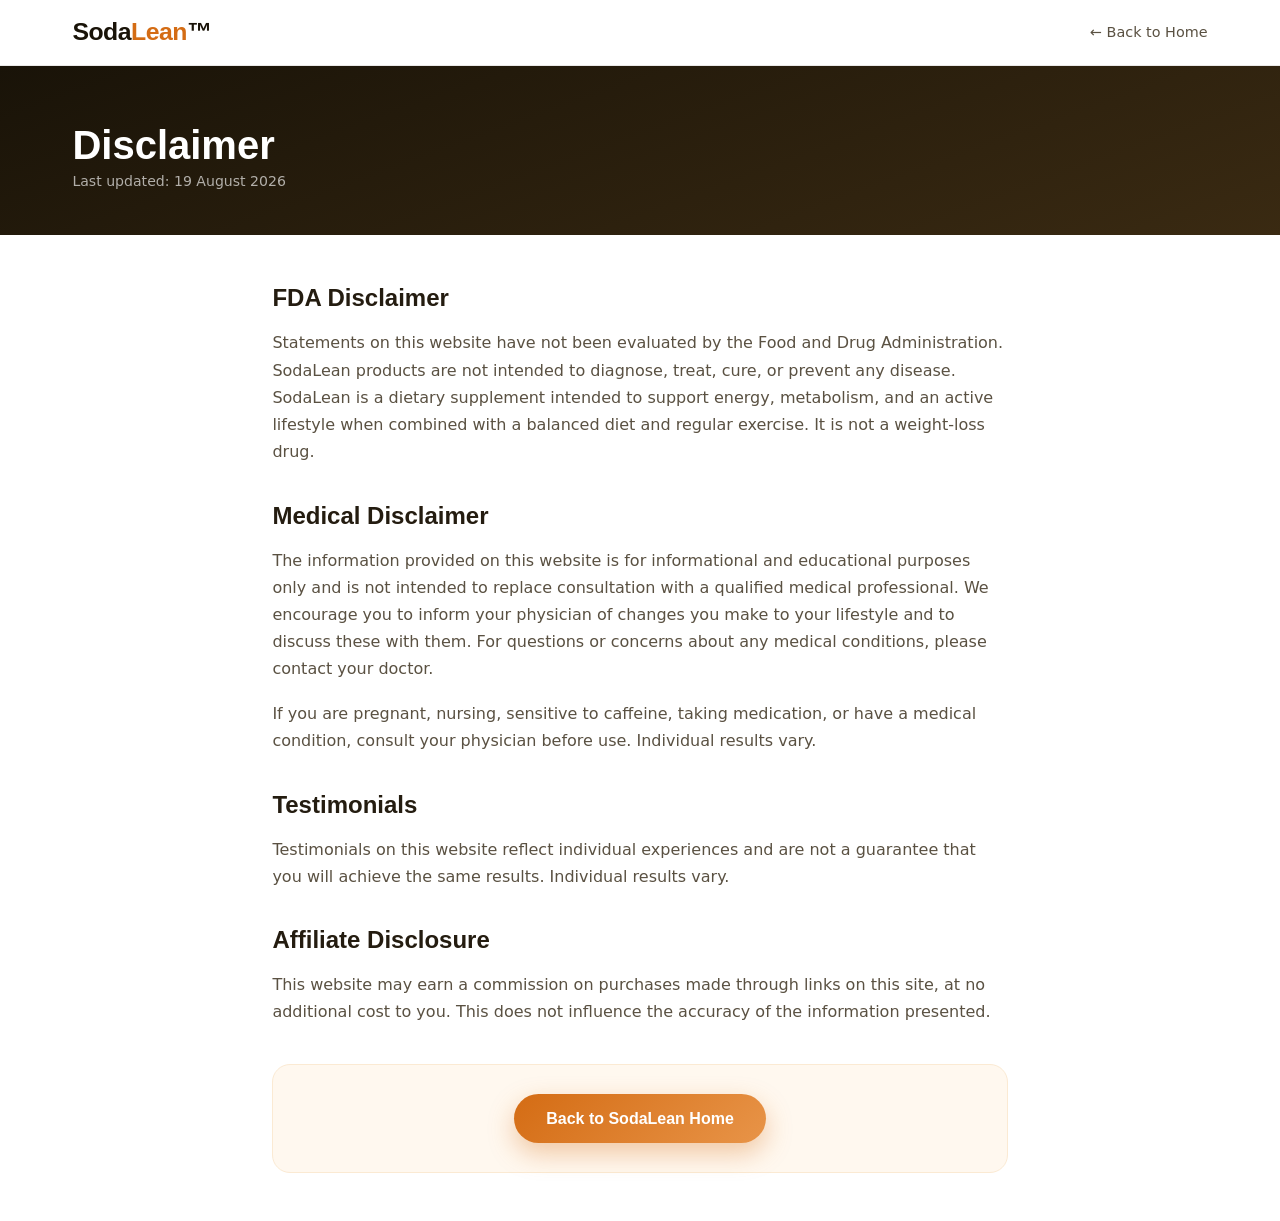
<file: disclaimer.html>
<!DOCTYPE html><html lang="en"><head>
<meta charset="UTF-8"><meta name="viewport" content="width=device-width, initial-scale=1.0">
<title>Disclaimer | SodaLean®</title>
<meta name="description" content="SodaLean Disclaimer — FDA disclaimer and medical disclaimer.">
<meta name="keywords" content="SodaLean disclaimer, FDA disclaimer, SodaLean">
<link rel="stylesheet" href="style.css"></head>
<body>
<nav><div class="nav-inner"><a href="index.html" class="logo">Soda<span>Lean</span>™</a>
<div class="nav-links"><a href="index.html">← Back to Home</a></div></div></nav>
<header class="legal-hero"><div class="container"><h1>Disclaimer</h1><div class="meta">Last updated: 19 August 2026</div></div></header>
<div class="legal-content">
<h2>FDA Disclaimer</h2>
<p>Statements on this website have not been evaluated by the Food and Drug Administration. SodaLean products are not intended to diagnose, treat, cure, or prevent any disease. SodaLean is a dietary supplement intended to support energy, metabolism, and an active lifestyle when combined with a balanced diet and regular exercise. It is not a weight-loss drug.</p>
<h2>Medical Disclaimer</h2>
<p>The information provided on this website is for informational and educational purposes only and is not intended to replace consultation with a qualified medical professional. We encourage you to inform your physician of changes you make to your lifestyle and to discuss these with them. For questions or concerns about any medical conditions, please contact your doctor.</p>
<p>If you are pregnant, nursing, sensitive to caffeine, taking medication, or have a medical condition, consult your physician before use. Individual results vary.</p>
<h2>Testimonials</h2>
<p>Testimonials on this website reflect individual experiences and are not a guarantee that you will achieve the same results. Individual results vary.</p>
<h2>Affiliate Disclosure</h2>
<p>This website may earn a commission on purchases made through links on this site, at no additional cost to you. This does not influence the accuracy of the information presented.</p>
<div class="legal-cta"><a class="btn btn-primary" href="index.html">Back to SodaLean Home</a></div>
</div></body></html>
</file>
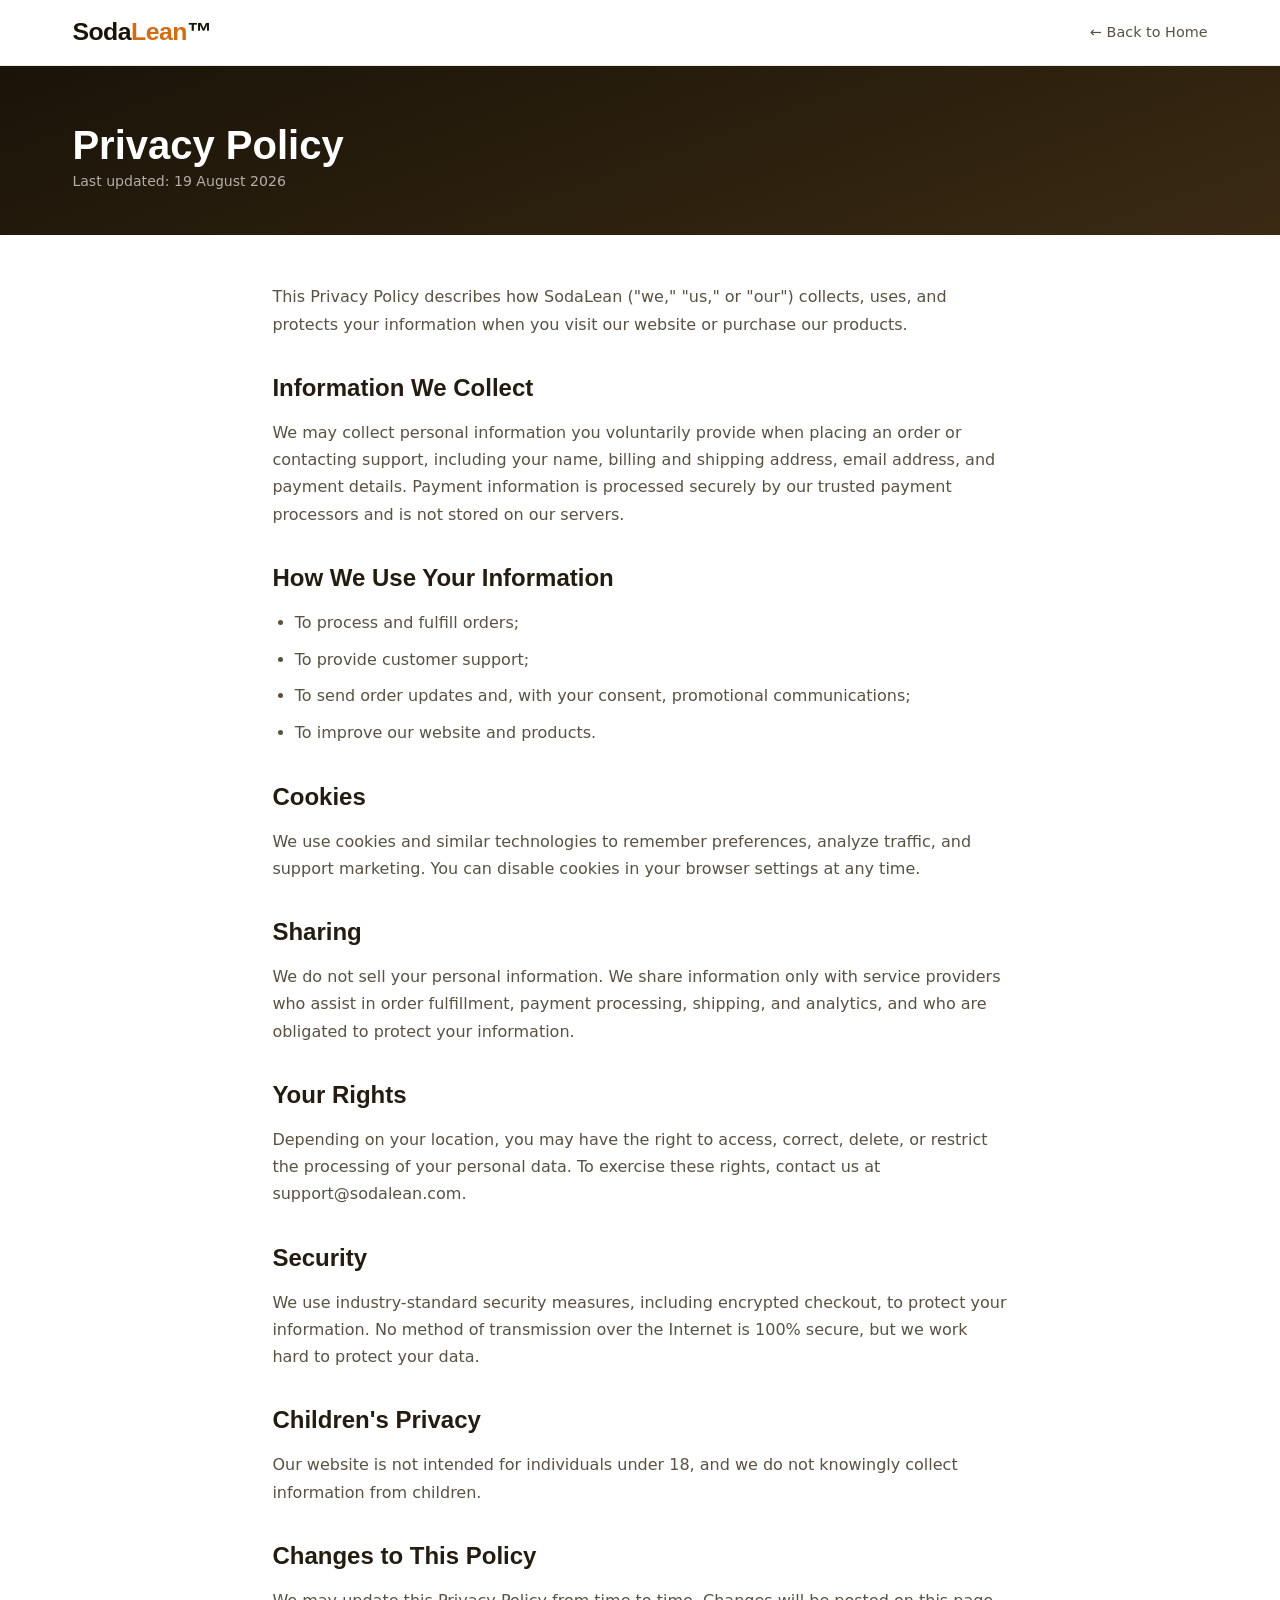
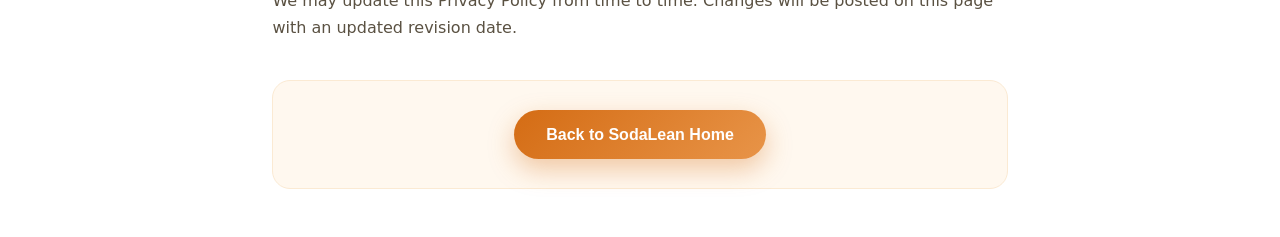
<file: privacy.html>
<!DOCTYPE html><html lang="en"><head>
<meta charset="UTF-8"><meta name="viewport" content="width=device-width, initial-scale=1.0">
<title>Privacy Policy | SodaLean®</title>
<meta name="description" content="SodaLean Privacy Policy — how we collect, use, and protect your information.">
<meta name="keywords" content="SodaLean privacy policy, data protection, SodaLean">
<link rel="stylesheet" href="style.css"></head>
<body>
<nav><div class="nav-inner"><a href="index.html" class="logo">Soda<span>Lean</span>™</a>
<div class="nav-links"><a href="index.html">← Back to Home</a></div></div></nav>
<header class="legal-hero"><div class="container"><h1>Privacy Policy</h1><div class="meta">Last updated: 19 August 2026</div></div></header>
<div class="legal-content">
<p>This Privacy Policy describes how SodaLean ("we," "us," or "our") collects, uses, and protects your information when you visit our website or purchase our products.</p>
<h2>Information We Collect</h2>
<p>We may collect personal information you voluntarily provide when placing an order or contacting support, including your name, billing and shipping address, email address, and payment details. Payment information is processed securely by our trusted payment processors and is not stored on our servers.</p>
<h2>How We Use Your Information</h2>
<ul><li>To process and fulfill orders;</li><li>To provide customer support;</li><li>To send order updates and, with your consent, promotional communications;</li><li>To improve our website and products.</li></ul>
<h2>Cookies</h2>
<p>We use cookies and similar technologies to remember preferences, analyze traffic, and support marketing. You can disable cookies in your browser settings at any time.</p>
<h2>Sharing</h2>
<p>We do not sell your personal information. We share information only with service providers who assist in order fulfillment, payment processing, shipping, and analytics, and who are obligated to protect your information.</p>
<h2>Your Rights</h2>
<p>Depending on your location, you may have the right to access, correct, delete, or restrict the processing of your personal data. To exercise these rights, contact us at <a href="mailto:support@sodalean.com">support@sodalean.com</a>.</p>
<h2>Security</h2>
<p>We use industry-standard security measures, including encrypted checkout, to protect your information. No method of transmission over the Internet is 100% secure, but we work hard to protect your data.</p>
<h2>Children's Privacy</h2>
<p>Our website is not intended for individuals under 18, and we do not knowingly collect information from children.</p>
<h2>Changes to This Policy</h2>
<p>We may update this Privacy Policy from time to time. Changes will be posted on this page with an updated revision date.</p>
<div class="legal-cta"><a class="btn btn-primary" href="index.html">Back to SodaLean Home</a></div>
</div></body></html>
</file>
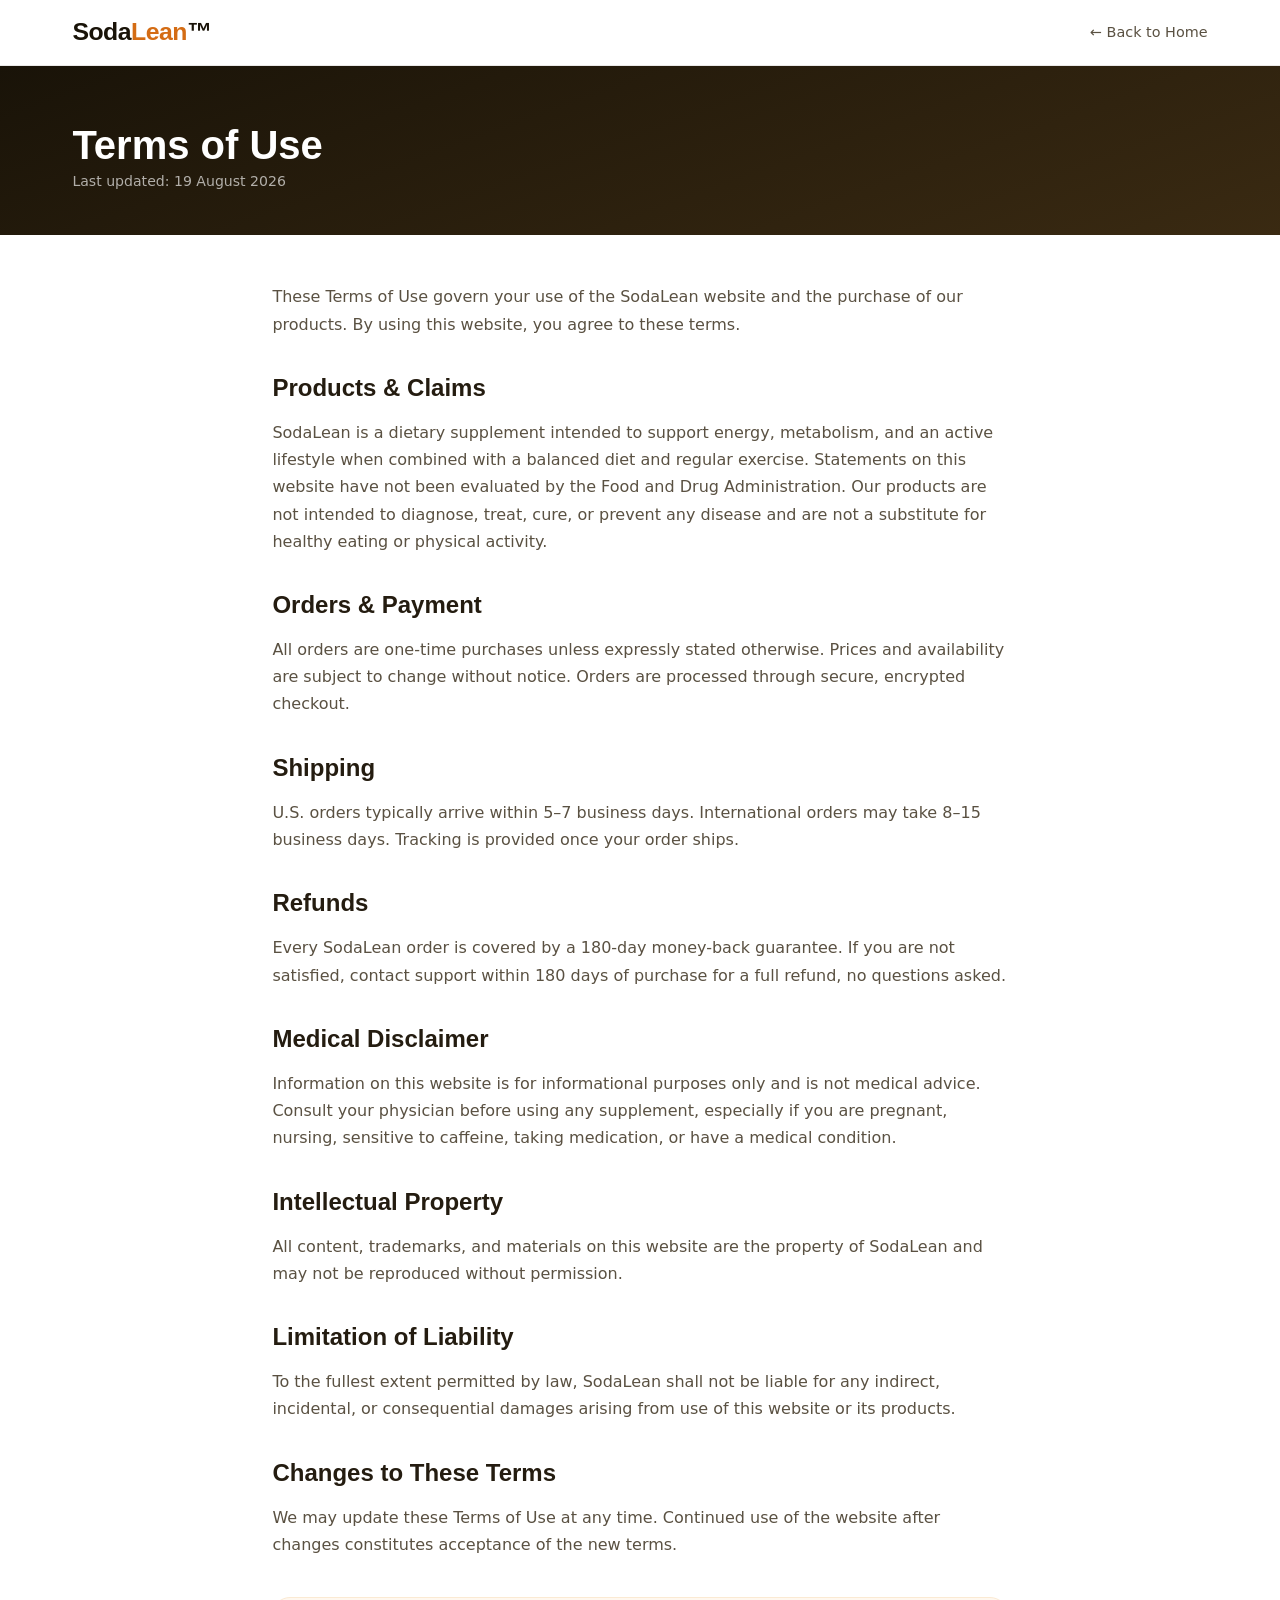
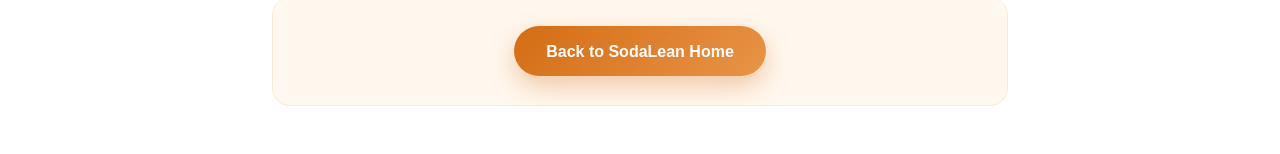
<file: terms.html>
<!DOCTYPE html><html lang="en"><head>
<meta charset="UTF-8"><meta name="viewport" content="width=device-width, initial-scale=1.0">
<title>Terms of Use | SodaLean®</title>
<meta name="description" content="SodaLean Terms of Use — the terms governing use of our website and products.">
<meta name="keywords" content="SodaLean terms of use, terms and conditions, SodaLean">
<link rel="stylesheet" href="style.css"></head>
<body>
<nav><div class="nav-inner"><a href="index.html" class="logo">Soda<span>Lean</span>™</a>
<div class="nav-links"><a href="index.html">← Back to Home</a></div></div></nav>
<header class="legal-hero"><div class="container"><h1>Terms of Use</h1><div class="meta">Last updated: 19 August 2026</div></div></header>
<div class="legal-content">
<p>These Terms of Use govern your use of the SodaLean website and the purchase of our products. By using this website, you agree to these terms.</p>
<h2>Products & Claims</h2>
<p>SodaLean is a dietary supplement intended to support energy, metabolism, and an active lifestyle when combined with a balanced diet and regular exercise. Statements on this website have not been evaluated by the Food and Drug Administration. Our products are not intended to diagnose, treat, cure, or prevent any disease and are not a substitute for healthy eating or physical activity.</p>
<h2>Orders & Payment</h2>
<p>All orders are one-time purchases unless expressly stated otherwise. Prices and availability are subject to change without notice. Orders are processed through secure, encrypted checkout.</p>
<h2>Shipping</h2>
<p>U.S. orders typically arrive within 5–7 business days. International orders may take 8–15 business days. Tracking is provided once your order ships.</p>
<h2>Refunds</h2>
<p>Every SodaLean order is covered by a 180-day money-back guarantee. If you are not satisfied, contact support within 180 days of purchase for a full refund, no questions asked.</p>
<h2>Medical Disclaimer</h2>
<p>Information on this website is for informational purposes only and is not medical advice. Consult your physician before using any supplement, especially if you are pregnant, nursing, sensitive to caffeine, taking medication, or have a medical condition.</p>
<h2>Intellectual Property</h2>
<p>All content, trademarks, and materials on this website are the property of SodaLean and may not be reproduced without permission.</p>
<h2>Limitation of Liability</h2>
<p>To the fullest extent permitted by law, SodaLean shall not be liable for any indirect, incidental, or consequential damages arising from use of this website or its products.</p>
<h2>Changes to These Terms</h2>
<p>We may update these Terms of Use at any time. Continued use of the website after changes constitutes acceptance of the new terms.</p>
<div class="legal-cta"><a class="btn btn-primary" href="index.html">Back to SodaLean Home</a></div>
</div></body></html>
</file>
<file: style.css>
/* ============================================================
SodaLean™ — Main Stylesheet
Palette: Burnt-Orange #D46C14 / Deep-Brown / Warm-Cream
Structure: SlimTide™ design system
============================================================ */
*{margin:0;padding:0;box-sizing:border-box}
:root{
--primary:#D46C14;
--primary-deep:#A85408;
--primary-soft:#E89448;
--amber:#F4A261;
--ink:#191308;
--ink-2:#241D10;
--ink-soft:#332714;
--white:#ffffff;
--cream:#FFF8EF;
--cream-2:#FBEAD3;
--text:#241C10;
--body:#5A5142;
--muted:#8A8072;
--line:rgba(26,20,8,.09);
--gold:#F5A623;
--grad:linear-gradient(135deg,#D46C14 0%,#E89448 100%);
--grad-deep:linear-gradient(135deg,#A85408 0%,#D46C14 100%);
--grad-dark:linear-gradient(160deg,#191308 0%,#3A2A12 100%);
--shadow-sm:0 2px 10px rgba(26,20,8,.06);
--shadow:0 8px 30px rgba(212,108,20,.10);
--shadow-lg:0 24px 60px rgba(212,108,20,.18);
--radius:18px;--radius-sm:12px;--radius-pill:999px;
--transition:all .28s ease;
}
html{scroll-behavior:smooth;font-size:16px}
body{font-family:'Inter',system-ui,sans-serif;color:var(--body);background:var(--white);line-height:1.7;overflow-x:hidden;-webkit-font-smoothing:antialiased}
h1,h2,h3,h4,h5,h6{font-family:'Poppins',sans-serif;color:var(--text);line-height:1.25;font-weight:700}
a{text-decoration:none;color:inherit;transition:var(--transition)}
img,svg{max-width:100%;height:auto;display:block}
.container{max-width:1180px;margin:0 auto;padding:0 1.4rem}
section{padding:5rem 0}
ul{list-style:none}
.eyebrow{display:inline-block;font-size:.78rem;font-weight:700;text-transform:uppercase;letter-spacing:.16em;color:var(--primary);margin-bottom:.7rem}
.section-head{max-width:820px;margin:0 auto 3rem;text-align:center}
.section-title{font-size:clamp(1.7rem,3.4vw,2.5rem);margin-bottom:1rem;letter-spacing:-.01em}
.section-desc{font-size:1.05rem;color:var(--body)}
.bg-cream{background:var(--cream)}
.bg-dark{background:var(--grad-dark);color:rgba(255,255,255,.8)}
.bg-dark .section-title,.bg-dark h2,.bg-dark h3,.bg-dark h4{color:#fff}
.text-center{text-align:center}
/* Buttons */
.btn{display:inline-flex;align-items:center;justify-content:center;gap:.5rem;font-family:'Poppins',sans-serif;font-weight:600;font-size:1rem;padding:.95rem 2rem;border-radius:var(--radius-pill);border:none;cursor:pointer;transition:var(--transition);text-align:center;line-height:1.2}
.btn-primary{background:var(--grad);color:#fff;box-shadow:0 10px 26px rgba(212,108,20,.35)}
.btn-primary:hover{transform:translateY(-3px);box-shadow:0 16px 34px rgba(212,108,20,.45)}
.btn-outline{background:#fff;color:var(--primary);border:1.5px solid var(--cream-2)}
.btn-outline:hover{border-color:var(--primary);transform:translateY(-2px)}
.btn-lg{padding:1.15rem 2.6rem;font-size:1.08rem}
.btn-block{display:flex;width:100%}
/* Reviewer bar */
.review-bar{background:var(--ink);color:rgba(255,255,255,.82);font-size:.8rem;padding:.5rem 1rem;text-align:center}
.review-bar span{margin:0 .55rem;white-space:nowrap;display:inline-block}
.review-bar strong{color:#fff;font-weight:600}
.review-bar .chk{color:var(--primary-soft)}
/* Nav */
nav{position:sticky;top:0;width:100%;z-index:1000;background:rgba(255,255,255,.92);backdrop-filter:blur(16px);border-bottom:1px solid var(--line);padding:.7rem 0;transition:var(--transition)}
nav.scrolled{box-shadow:0 6px 24px rgba(26,20,8,.08)}
.nav-inner{max-width:1180px;margin:0 auto;padding:0 1.4rem;display:flex;align-items:center;justify-content:space-between}
.logo{font-family:'Poppins',sans-serif;font-size:1.55rem;font-weight:800;color:var(--ink);letter-spacing:-.02em}
.logo span{color:var(--primary)}
.nav-links{display:flex;gap:1.5rem;align-items:center}
.nav-links a{font-size:.9rem;font-weight:500;color:var(--body)}
.nav-links a:hover{color:var(--primary)}
.nav-cta{background:var(--grad);color:#fff!important;padding:.6rem 1.4rem;border-radius:var(--radius-pill);font-weight:600;box-shadow:0 6px 16px rgba(212,108,20,.3)}
.nav-cta:hover{transform:translateY(-2px)}
.mobile-toggle{display:none;background:none;border:none;font-size:1.6rem;color:var(--ink);cursor:pointer}
/* Hero */
.hero{position:relative;background:radial-gradient(1200px 500px at 80% -10%,rgba(232,148,72,.18),transparent),var(--cream);padding:3.5rem 0 4.5rem;overflow:hidden}
.hero-grid{display:grid;grid-template-columns:1.15fr .85fr;gap:3rem;align-items:center}
.hero-badge{display:inline-flex;align-items:center;gap:.5rem;background:#fff;border:1px solid var(--cream-2);color:var(--primary-deep);font-weight:600;font-size:.82rem;padding:.45rem 1rem;border-radius:var(--radius-pill);box-shadow:var(--shadow-sm);margin-bottom:1.3rem}
.hero h1{font-size:clamp(2rem,4.6vw,3.2rem);letter-spacing:-.02em;margin-bottom:1.1rem}
.hero h1 span{background:var(--grad);-webkit-background-clip:text;background-clip:text;-webkit-text-fill-color:transparent}
.hero-intro{font-size:1.08rem;color:var(--body);margin-bottom:1.6rem;max-width:600px}
.hero-intro strong{color:var(--text)}
.quick-facts{background:#fff;border:1px solid var(--cream-2);border-radius:var(--radius);padding:1.3rem 1.5rem;box-shadow:var(--shadow);margin-bottom:1.6rem}
.quick-facts h4{font-size:.78rem;text-transform:uppercase;letter-spacing:.14em;color:var(--primary);margin-bottom:.9rem}
.qf-item{display:flex;gap:.6rem;padding:.45rem 0;border-bottom:1px dashed var(--line);font-size:.92rem}
.qf-item:last-child{border-bottom:none}
.qf-item b{color:var(--text);min-width:120px;font-weight:600;font-family:'Poppins',sans-serif}
.hero-bullets{margin-bottom:1.7rem}
.hero-bullets li{position:relative;padding-left:1.9rem;margin-bottom:.6rem;color:var(--body)}
.hero-bullets li::before{content:"✓";position:absolute;left:0;top:0;width:1.3rem;height:1.3rem;background:var(--grad);color:#fff;border-radius:50%;display:flex;align-items:center;justify-content:center;font-size:.7rem;font-weight:700}
.hero-stats{display:flex;gap:1.8rem;margin-bottom:1.8rem;flex-wrap:wrap}
.stat{text-align:left}
.stat .num{font-family:'Poppins',sans-serif;font-size:1.9rem;font-weight:800;color:var(--primary-deep);line-height:1}
.stat .lbl{font-size:.82rem;color:var(--muted);margin-top:.25rem}
.hero-ctas{display:flex;gap:1rem;flex-wrap:wrap;margin-bottom:1.7rem}
.hero-trust{display:flex;gap:1.4rem;flex-wrap:wrap;font-size:.85rem;color:var(--muted);font-weight:500}
.hero-trust span{display:inline-flex;align-items:center;gap:.4rem}
.hero-trust span::before{content:"●";color:var(--primary)}
.hero-media{position:relative;text-align:center}
.hero-media .product-img{
  display:block;width:auto;height:auto;max-width:85%;max-height:520px;
  margin:0 auto;object-fit:contain;
  filter:drop-shadow(0 30px 50px rgba(0,0,0,.28));
}
.float-badge{position:absolute;background:#fff;border-radius:14px;padding:.6rem .9rem;box-shadow:var(--shadow-lg);font-size:.8rem;font-weight:600;color:var(--text);font-family:'Poppins',sans-serif;display:flex;flex-direction:column;line-height:1.2}
.float-badge b{color:var(--primary);font-size:1.05rem}
.fb-1{top:12%;left:-4%}.fb-2{top:46%;right:-6%}.fb-3{bottom:8%;left:2%}
/* Why */
.why-grid{display:grid;grid-template-columns:repeat(4,1fr);gap:1.5rem}
.why-card{background:#fff;border:1px solid var(--cream-2);border-radius:var(--radius);padding:1.8rem 1.4rem;text-align:center;transition:var(--transition)}
.why-card:hover{transform:translateY(-6px);box-shadow:var(--shadow-lg);border-color:transparent}
.why-icon{width:62px;height:62px;border-radius:16px;background:var(--cream-2);display:flex;align-items:center;justify-content:center;font-size:1.75rem;margin:0 auto 1.1rem}
.why-card h4{font-size:1.02rem;margin-bottom:.6rem;text-transform:uppercase;letter-spacing:.02em}
.why-card p{font-size:.9rem;color:var(--muted)}
/* What is */
.whatis-grid{display:grid;grid-template-columns:.9fr 1.1fr;gap:3rem;align-items:center}
.whatis-media{text-align:center}
.whatis-media .whatis-img{
  display:block;width:auto;height:auto;max-width:85%;max-height:520px;
  margin:0 auto;object-fit:contain;
  filter:drop-shadow(0 30px 50px rgba(0,0,0,.28));
}
.whatis-text p{margin-bottom:1.05rem;color:var(--body)}
.research-support{background:var(--cream);border-left:4px solid var(--primary);border-radius:0 var(--radius-sm) var(--radius-sm) 0;padding:1.1rem 1.3rem;font-size:.92rem;margin:1.4rem 0}
.research-support a{color:var(--primary-deep);font-weight:600;text-decoration:underline}
.trust-chips{display:flex;flex-wrap:wrap;gap:.6rem;margin:1.4rem 0}
.chip{background:#fff;border:1px solid var(--cream-2);border-radius:var(--radius-pill);padding:.4rem 1rem;font-size:.82rem;font-weight:600;color:var(--primary-deep)}
/* How */
.how-grid{display:grid;grid-template-columns:repeat(3,1fr);gap:1.5rem;margin-bottom:2.2rem}
.mech-card{background:#fff;border:1px solid var(--cream-2);border-radius:var(--radius);padding:1.7rem 1.5rem;transition:var(--transition)}
.mech-card:hover{transform:translateY(-5px);box-shadow:var(--shadow)}
.mech-icon{width:48px;height:48px;border-radius:12px;background:var(--grad);color:#fff;display:flex;align-items:center;justify-content:center;font-size:1.4rem;margin-bottom:1rem}
.mech-card h4{font-size:1.08rem;margin-bottom:.55rem}
.mech-card p{font-size:.92rem;color:var(--muted)}
.how-summary{background:var(--grad-dark);color:rgba(255,255,255,.85);border-radius:var(--radius);padding:2rem 2.2rem;text-align:center;max-width:900px;margin:0 auto}
.how-summary h4{color:#fff;margin-bottom:.7rem;font-size:1.2rem}
/* Reviews */
.review-grid{display:grid;grid-template-columns:repeat(3,1fr);gap:1.6rem;margin-bottom:2.6rem}
.review-card{background:#fff;border:1px solid var(--cream-2);border-radius:var(--radius);padding:1.8rem;box-shadow:var(--shadow-sm)}
.review-card .rc-head{display:flex;align-items:center;gap:.9rem;margin-bottom:.9rem}
.review-card img{width:56px;height:56px;border-radius:50%;object-fit:cover;flex-shrink:0}
.review-card .rc-name{font-family:'Poppins',sans-serif;font-weight:600;color:var(--text);font-size:.98rem}
.review-card .rc-loc{font-size:.8rem;color:var(--muted)}
.stars{color:var(--gold);font-size:.95rem;letter-spacing:1px;margin-bottom:.6rem}
.review-card blockquote{font-size:.93rem;color:var(--body);font-style:italic;border:none}
.review-stats{display:flex;justify-content:center;gap:3rem;flex-wrap:wrap;margin-bottom:2.2rem}
.review-stats .num{font-family:'Poppins',sans-serif;font-size:2.2rem;font-weight:800;color:#fff;line-height:1}
.review-stats .lbl{font-size:.85rem;color:rgba(255,255,255,.7);margin-top:.3rem}
.review-cta{text-align:center;max-width:760px;margin:0 auto}
.review-cta h3{color:#fff;font-size:1.5rem;margin-bottom:.9rem}
.review-cta p{margin-bottom:1.6rem}
/* Pricing */
.price-grid{display:grid;grid-template-columns:repeat(3,1fr);gap:1.6rem;align-items:stretch}
.price-card{background:#fff;border:2px solid var(--cream-2);border-radius:var(--radius);padding:2rem 1.6rem;text-align:center;position:relative;transition:var(--transition);display:flex;flex-direction:column}
.price-card:hover{transform:translateY(-6px);box-shadow:var(--shadow-lg)}
.price-card.featured{border-color:var(--primary);box-shadow:var(--shadow-lg);transform:scale(1.03)}
.price-card.featured:hover{transform:scale(1.03) translateY(-6px)}
.price-badge{position:absolute;top:-14px;left:50%;transform:translateX(-50%);background:var(--grad);color:#fff;font-size:.72rem;font-weight:700;letter-spacing:.08em;text-transform:uppercase;padding:.4rem 1.1rem;border-radius:var(--radius-pill);white-space:nowrap}
.price-card h3{font-size:1.35rem;margin-bottom:.2rem}
.price-card .supply{font-size:.8rem;color:var(--muted);text-transform:uppercase;letter-spacing:.08em;margin-bottom:1rem}
.price-img{height:170px;width:auto;margin:0 auto 1rem;object-fit:contain}
.price-amount{font-family:'Poppins',sans-serif;font-size:2.4rem;font-weight:800;color:var(--primary-deep);line-height:1}
.price-amount small{font-size:.95rem;color:var(--muted);font-weight:500}
.price-total{font-size:.9rem;color:var(--muted);margin:.6rem 0 1.2rem}
.price-total b{color:var(--text)}
.price-card .buy-btn{margin-top:auto}
/* Ingredients */
.ing-list{display:grid;grid-template-columns:repeat(2,1fr);gap:1.4rem;margin-bottom:2.4rem}
.ing-card{background:#fff;border:1px solid var(--cream-2);border-radius:var(--radius);padding:1.7rem;position:relative;transition:var(--transition);overflow:hidden}
.ing-card:hover{box-shadow:var(--shadow);transform:translateY(-4px)}
.ing-num{position:absolute;top:1.1rem;right:1.3rem;font-family:'Poppins',sans-serif;font-size:2.6rem;font-weight:800;color:var(--cream-2);line-height:1}
.ing-card h4{font-size:1.16rem;margin-bottom:.7rem;padding-right:2.5rem}
.ing-card p{font-size:.92rem;color:var(--muted);margin-bottom:.7rem}
.ing-link{font-size:.86rem;font-weight:600;color:var(--primary);text-decoration:none}
.ing-link:hover{text-decoration:underline}
.ing-link::after{content:" →"}
.ing-conclusion{max-width:900px;margin:0 auto;text-align:center;color:var(--body);background:var(--cream);border-radius:var(--radius);padding:1.8rem 2rem}
/* Quality / guarantee */
.form-grid{display:grid;grid-template-columns:repeat(3,1fr);gap:1.5rem;margin-bottom:3rem}
.form-card{text-align:center;padding:1.6rem 1.3rem}
.form-card .fnum{width:46px;height:46px;border-radius:50%;background:var(--grad);color:#fff;font-family:'Poppins',sans-serif;font-weight:700;display:flex;align-items:center;justify-content:center;margin:0 auto 1rem}
.form-card h4{font-size:1.05rem;margin-bottom:.55rem}
.form-card p{font-size:.9rem;color:var(--muted)}
.guarantee{display:grid;grid-template-columns:.7fr 1.3fr;gap:2.4rem;align-items:center;background:#fff;border:1px solid var(--cream-2);border-radius:var(--radius);padding:2.2rem;box-shadow:var(--shadow)}
.guarantee-img .seal-img{max-height:210px;margin:0 auto}
.guarantee h3{font-size:1.5rem;margin-bottom:1.1rem}
.guarantee-points{display:grid;gap:1rem}
.guarantee-points li{padding-left:1.6rem;position:relative;font-size:.94rem;color:var(--body)}
.guarantee-points li::before{content:"✓";position:absolute;left:0;color:var(--primary);font-weight:700}
.guarantee-points b{color:var(--text);font-family:'Poppins',sans-serif}
/* Benefits */
.ben-grid{display:grid;grid-template-columns:repeat(3,1fr);gap:1.5rem;margin-bottom:2.4rem}
.ben-card{background:#fff;border:1px solid var(--cream-2);border-radius:var(--radius);padding:1.7rem;border-top:4px solid var(--primary);transition:var(--transition)}
.ben-card:hover{transform:translateY(-5px);box-shadow:var(--shadow)}
.ben-card h4{font-size:1.08rem;margin-bottom:.55rem}
.ben-card p{font-size:.92rem;color:var(--muted)}
/* FAQ */
.faq-wrap{max-width:840px;margin:0 auto 2.4rem}
.faq-item{background:#fff;border:1px solid var(--cream-2);border-radius:var(--radius-sm);margin-bottom:.9rem;overflow:hidden}
.faq-q{padding:1.15rem 1.4rem;font-family:'Poppins',sans-serif;font-weight:600;color:var(--text);cursor:pointer;display:flex;justify-content:space-between;align-items:center;gap:1rem;font-size:1rem}
.faq-q::after{content:"+";font-size:1.5rem;color:var(--primary);transition:var(--transition);flex-shrink:0}
.faq-item.open .faq-q::after{transform:rotate(45deg)}
.faq-a{max-height:0;overflow:hidden;transition:max-height .35s ease;padding:0 1.4rem}
.faq-item.open .faq-a{max-height:400px;padding:0 1.4rem 1.2rem}
.faq-a p{font-size:.93rem;color:var(--body)}
.faq-cta{text-align:center;max-width:680px;margin:0 auto}
.faq-cta .btn{margin:.4rem}
/* References */
.references .ref-list{max-width:900px;margin:0 auto;columns:2;column-gap:2.5rem}
.references .ref-list li{font-size:.84rem;margin-bottom:.6rem;break-inside:avoid;color:var(--muted)}
.references .ref-list a{color:var(--primary-deep);word-break:break-word}
.references .ref-list a:hover{text-decoration:underline}
/* Security */
.security-box{max-width:880px;margin:0 auto;background:#fff;border:1px solid var(--cream-2);border-radius:var(--radius);padding:2rem 2.2rem}
.security-box h3{font-size:1.15rem;margin:1.3rem 0 .6rem}
.security-box h3:first-child{margin-top:0}
.security-box p{font-size:.93rem;color:var(--body);margin-bottom:.8rem}
/* Final CTA */
.final-cta{background:var(--grad-dark)}
.final-grid{display:grid;grid-template-columns:.8fr 1.2fr;gap:2.6rem;align-items:center;max-width:1000px;margin:0 auto}
.final-grid .final-img{max-height:300px;margin:0 auto;filter:drop-shadow(0 24px 44px rgba(0,0,0,.4))}
.final-text h2{color:#fff;font-size:clamp(1.6rem,3.4vw,2.3rem);margin-bottom:1.1rem}
.final-badges{display:flex;gap:1.4rem;flex-wrap:wrap;margin-bottom:1.4rem}
.final-badges .fb{background:rgba(255,255,255,.08);border:1px solid rgba(255,255,255,.18);border-radius:14px;padding:.8rem 1.1rem;text-align:center}
.final-badges .fb b{display:block;font-family:'Poppins',sans-serif;font-size:1.3rem;color:var(--primary-soft)}
.final-badges .fb span{font-size:.74rem;color:rgba(255,255,255,.7)}
.final-price{margin-bottom:1.5rem}
.final-price .reg{color:rgba(255,255,255,.55);text-decoration:line-through;font-size:1rem}
.final-price .now{font-family:'Poppins',sans-serif;font-size:1.5rem;font-weight:700;color:#fff;margin-left:.6rem}
/* Footer */
footer{background:var(--ink);color:rgba(255,255,255,.66);padding:3.4rem 0 1.6rem;font-size:.9rem}
.footer-top{display:grid;grid-template-columns:1.4fr 1fr 1.2fr;gap:2.4rem;padding-bottom:2.2rem;border-bottom:1px solid rgba(255,255,255,.12)}
.footer-col h4{color:#fff;font-size:1rem;margin-bottom:1rem}
.footer-col p,.footer-col li{margin-bottom:.55rem;line-height:1.6}
.footer-col a{color:rgba(255,255,255,.66)}
.footer-col a:hover{color:var(--primary-soft)}
.footer-col strong{color:#fff}
.footer-badges{display:flex;flex-wrap:wrap;gap:.5rem;padding:1.6rem 0;border-bottom:1px solid rgba(255,255,255,.12)}
.footer-badge{background:rgba(255,255,255,.07);border:1px solid rgba(255,255,255,.14);border-radius:var(--radius-pill);padding:.35rem .9rem;font-size:.76rem;color:rgba(255,255,255,.75)}
.footer-disclaimer{padding:1.6rem 0;font-size:.78rem;color:rgba(255,255,255,.45);line-height:1.7}
.footer-disclaimer p{margin-bottom:.8rem}
.copyright{text-align:center;font-size:.8rem;color:rgba(255,255,255,.4);margin-top:1rem}
/* Sticky bar */
.sticky-bar{position:fixed;bottom:0;left:0;width:100%;background:var(--grad-deep);color:#fff;z-index:1100;padding:.7rem 1.2rem;display:flex;align-items:center;justify-content:center;gap:1.2rem;box-shadow:0 -6px 24px rgba(26,20,8,.25);flex-wrap:wrap}
.sticky-bar-text{font-weight:600;font-family:'Poppins',sans-serif;font-size:.95rem}
.sticky-bar-text small{display:block;font-weight:400;font-size:.78rem;color:rgba(255,255,255,.8)}
.sticky-bar .btn{padding:.6rem 1.5rem;background:#fff;color:var(--primary-deep);font-size:.9rem}
.sticky-bar .btn:hover{transform:translateY(-2px)}
/* Back to top */
#back-to-top{position:fixed;bottom:5.5rem;right:1.4rem;width:46px;height:46px;border-radius:50%;background:var(--grad);color:#fff;display:flex;align-items:center;justify-content:center;cursor:pointer;font-size:1.2rem;opacity:0;pointer-events:none;transition:opacity .3s;box-shadow:0 6px 18px rgba(212,108,20,.4);z-index:1090;border:none}
#back-to-top.show{opacity:1;pointer-events:auto}
/* Legal pages */
.legal-hero{background:var(--grad-dark);color:#fff;padding:3.4rem 0 2.6rem}
.legal-hero h1{color:#fff;font-size:clamp(1.7rem,3.6vw,2.5rem)}
.legal-hero .meta{color:rgba(255,255,255,.65);font-size:.88rem}
.legal-content{max-width:780px;margin:3rem auto;padding:0 1.4rem}
.legal-content h2{font-size:1.5rem;margin:2.2rem 0 1rem}
.legal-content h3{font-size:1.2rem;margin:1.6rem 0 .7rem;color:var(--primary-deep)}
.legal-content p{margin-bottom:1.1rem;color:var(--body)}
.legal-content ul{margin:0 0 1.2rem 1.4rem}
.legal-content li{margin-bottom:.6rem;color:var(--body)}
.legal-content ul li{list-style:disc}
.legal-cta{background:var(--cream);border:1px solid var(--cream-2);border-radius:var(--radius);padding:1.8rem;text-align:center;margin:2.4rem 0}
/* Responsive */
@media(max-width:992px){
.hero-grid{grid-template-columns:1fr;gap:2.4rem}
.hero-media{order:-1}
.hero-media .product-img{max-height:380px}
.whatis-grid{grid-template-columns:1fr;gap:2rem}
.whatis-media{order:-1}
.why-grid{grid-template-columns:repeat(2,1fr)}
.how-grid{grid-template-columns:repeat(2,1fr)}
.review-grid{grid-template-columns:1fr;max-width:480px;margin-left:auto;margin-right:auto}
.price-grid{grid-template-columns:1fr;max-width:420px;margin:0 auto}
.price-card.featured{transform:scale(1)}
.price-card.featured:hover{transform:translateY(-6px)}
.ing-list{grid-template-columns:1fr}
.form-grid{grid-template-columns:1fr;max-width:420px;margin-left:auto;margin-right:auto}
.guarantee{grid-template-columns:1fr;text-align:center;gap:1.6rem}
.ben-grid{grid-template-columns:repeat(2,1fr)}
.final-grid{grid-template-columns:1fr;text-align:center;gap:1.8rem}
.final-grid .final-img{order:-1}
.final-badges{justify-content:center}
.footer-top{grid-template-columns:1fr 1fr}
.nav-links{position:fixed;top:0;right:-100%;height:100vh;width:78%;max-width:320px;background:#fff;flex-direction:column;align-items:flex-start;padding:5rem 2rem 2rem;gap:1.3rem;box-shadow:-10px 0 40px rgba(26,20,8,.15);transition:right .35s ease;overflow-y:auto}
.nav-links.active{right:0}
.nav-links a{font-size:1rem;width:100%}
.mobile-toggle{display:block;z-index:1001}
.references .ref-list{columns:1}
}
@media(max-width:640px){
section{padding:3.4rem 0}
.review-bar{font-size:.72rem}
.review-bar span:nth-child(n+3){display:none}
.hero{padding:2.4rem 0 3rem}
.hero-stats{gap:1.2rem}
.stat .num{font-size:1.6rem}
.why-grid,.how-grid,.ben-grid{grid-template-columns:1fr}
.float-badge{display:none}
.hero-ctas .btn,.faq-cta .btn{width:100%}
.review-stats{gap:1.6rem}
.footer-top{grid-template-columns:1fr;gap:1.8rem}
.guarantee,.security-box,.how-summary,.ing-conclusion{padding:1.5rem}
.sticky-bar{gap:.7rem;padding:.6rem .9rem}
.sticky-bar-text{font-size:.85rem}
.sticky-bar-text small{display:none}
#back-to-top{bottom:4.8rem}
}
</file>
